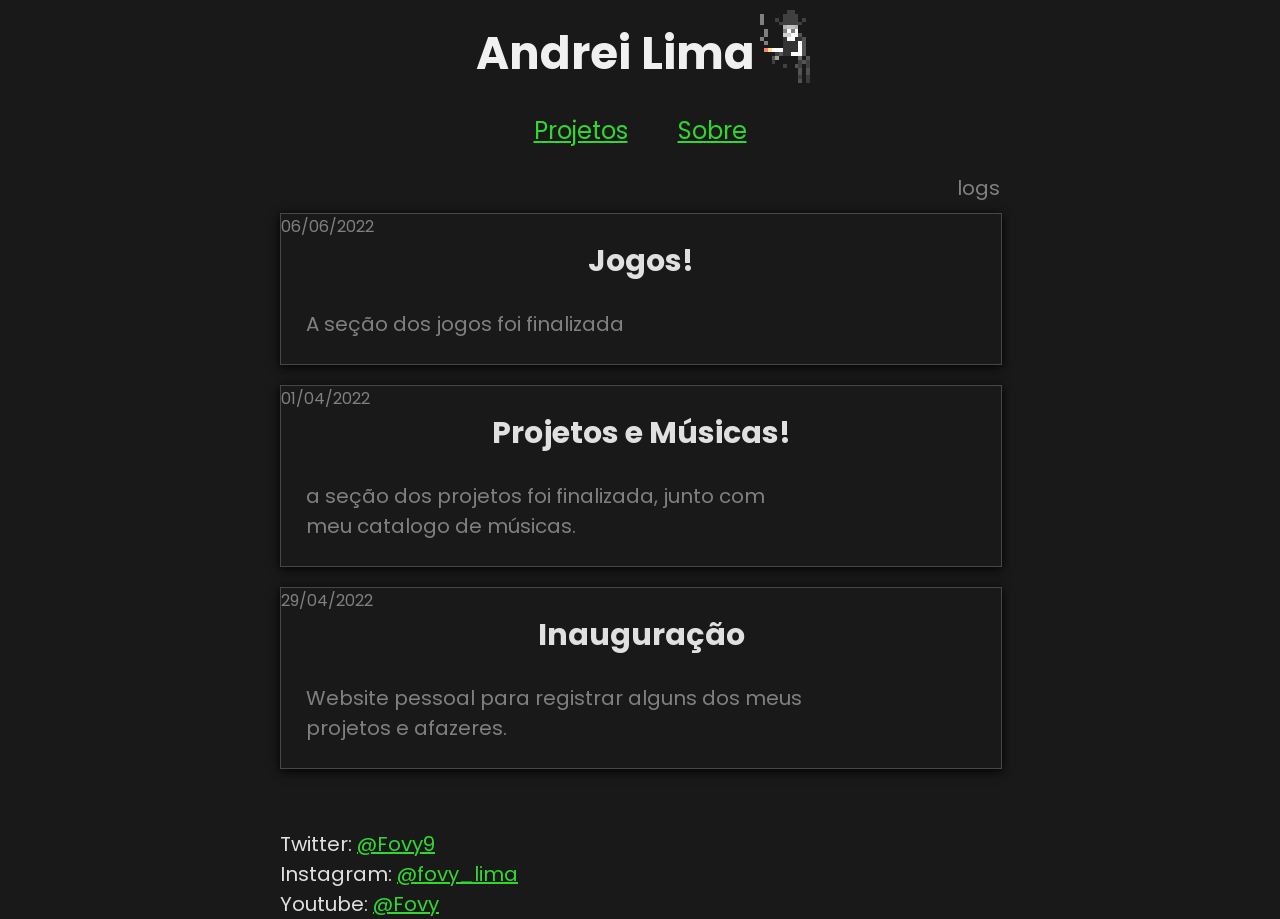
<file: index.html>
<!DOCTYPE html>
<html lang="pt-br">
<head>
    <link rel="stylesheet" href="./css/style.css">
    <link rel="stylesheet" href="./css/navbar.css">
    <title>Andrei Lima</title>
</head>
<body>
    <div class="logo">
        <div class="top">
            <h1 >Andrei Lima</h1>
            <img src="./images/dude.png" width="50px" style="image-rendering: pixelated;">
        </div>
        <ul>
            <li><a href="projects.html">Projetos</a></li>
            <li><a href="">Sobre</a></li>
        </ul>
    </div>

    <p style="text-align: right; color: gray; margin: 0;">logs</p>
    <div id="links"></div>

    <footer>
        <div>Twitter: <a href="https://twitter.com/Fovy9">@Fovy9</a></div>
        <div>Instagram: <a href="https://www.instagram.com/fovy_lima/">@fovy_lima</a></div>
        <div>Youtube: <a href="https://www.youtube.com/channel/UCT-lQnbYpMKoVPWaQXB_DMw/videos">@Fovy</a></div>
    </footer>

    <script src="./js/logs.js"></script>
</body>
</html>
</file>
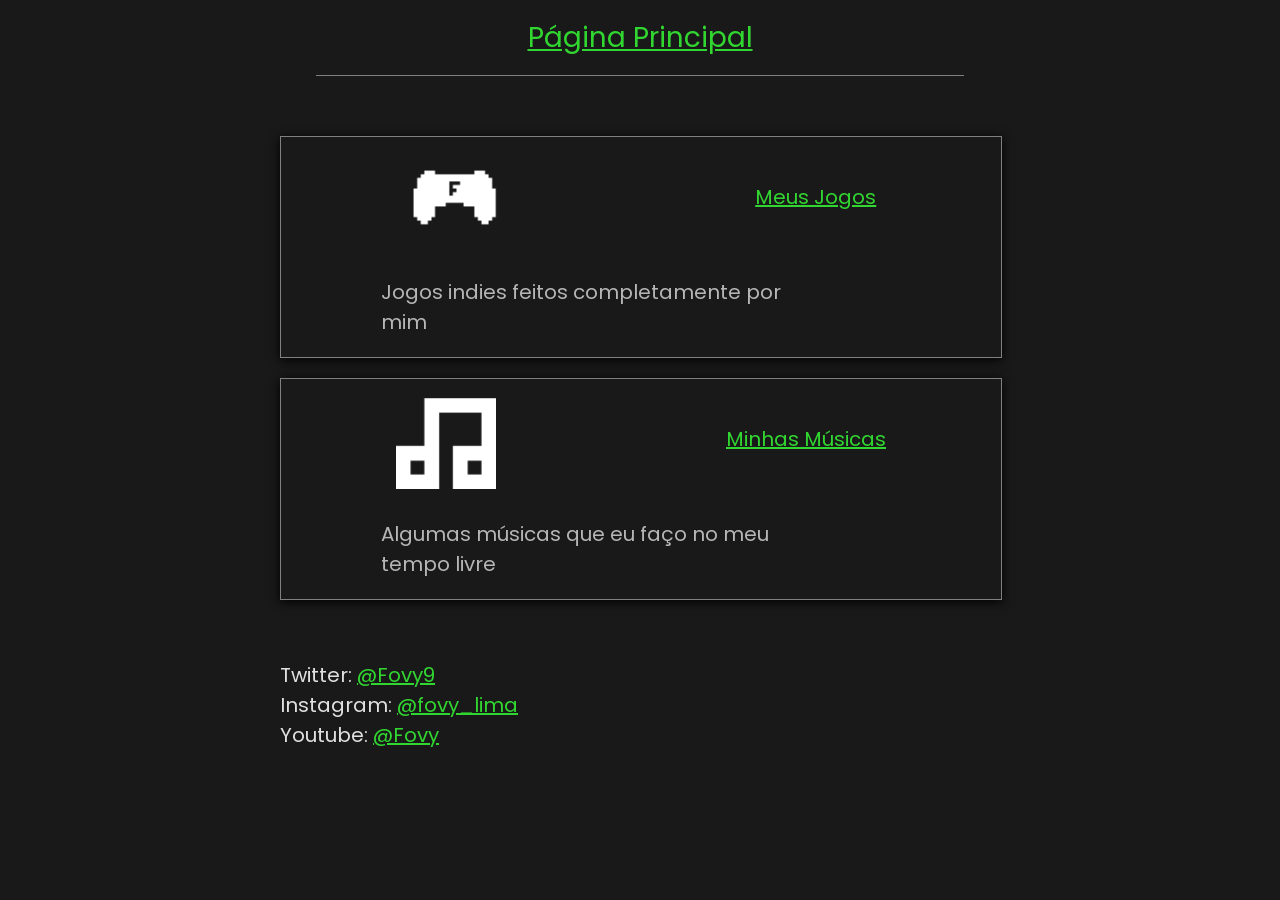
<file: projects.html>
<!DOCTYPE html>
<html lang="pt-br">
<head>
    <link rel="stylesheet" href="./css/style.css">
    <link rel="stylesheet" href="./css/projects.css">
    <title>Andrei Lima - Projetos</title>
</head>
<body>
    <div class="topbar">
        <a href="index.html">Página Principal</a>
    </div>

    <div class="projects">
        <div class="box">
            <div class="top-info">
                <img class="yes" src="./images/control.png" alt="" width="100"> 
                <div class="title yes">
                    <a href="./projects/games.html">Meus Jogos</a>
                </div>
            </div>
            <div class="bottom-info">
                <div class="desc">
                    <p>Jogos indies feitos completamente por mim</p>
                </div>
            </div>
        </div>
        <div class="box">
            <div class="top-info">
                <img class="yes" src="./images/yeah.png" alt="" width="100"> 
                <div class="title yes">
                    <a href="./projects/musics.html">Minhas Músicas</a>
                </div>
            </div>
            <div class="bottom-info">
                <div class="desc">
                    <p>Algumas músicas que eu faço no meu tempo livre</p>
                </div>
            </div>
        </div>
        
    </div>

    <footer>
        <div>Twitter: <a href="https://twitter.com/Fovy9">@Fovy9</a></div>
        <div>Instagram: <a href="https://www.instagram.com/fovy_lima/">@fovy_lima</a></div>
        <div>Youtube: <a href="https://www.youtube.com/channel/UCT-lQnbYpMKoVPWaQXB_DMw/videos">@Fovy</a></div>
    </footer>
</body>
</html>
</file>
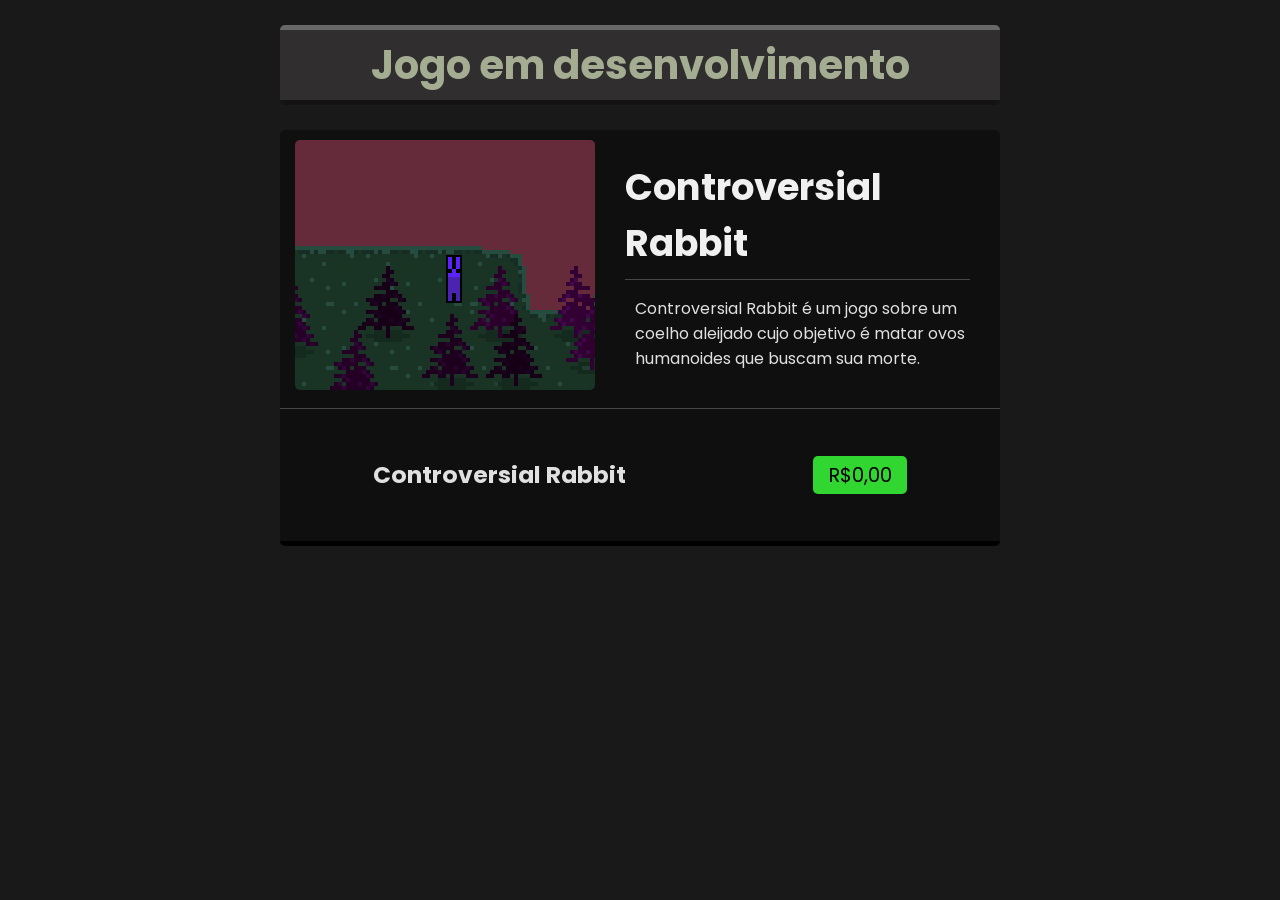
<file: games/controversialrabbit.html>
<!DOCTYPE html>
<html lang="en">
<head>
    <link rel="stylesheet" href="/css/style.css">
    <link rel="stylesheet" href="/css/gamepage.css">
    <title>Controversial Rabbit</title>
</head>
<body>
    <div class="label">
        <h1>Jogo em desenvolvimento</h1>
    </div>
    <div class="game-window">
        <div class="img">
            <img src="/images/game-images/controversialrabbiticon.png">
        </div>
        <div class="game-description">
            <div class="title">
                <h1>Controversial Rabbit</h1>
            </div>
            <div class="desc">
                <p>Controversial Rabbit é um jogo sobre um coelho aleijado cujo objetivo é matar ovos humanoides que buscam sua morte.</p>
            </div>
        </div>
    </div>
    <div class="download-section">
        <h3>Controversial Rabbit</h3>
        <div class="download-button">
            <a href="">R$0,00</a>
        </div>
    </div>
</body>
</html>
</file>
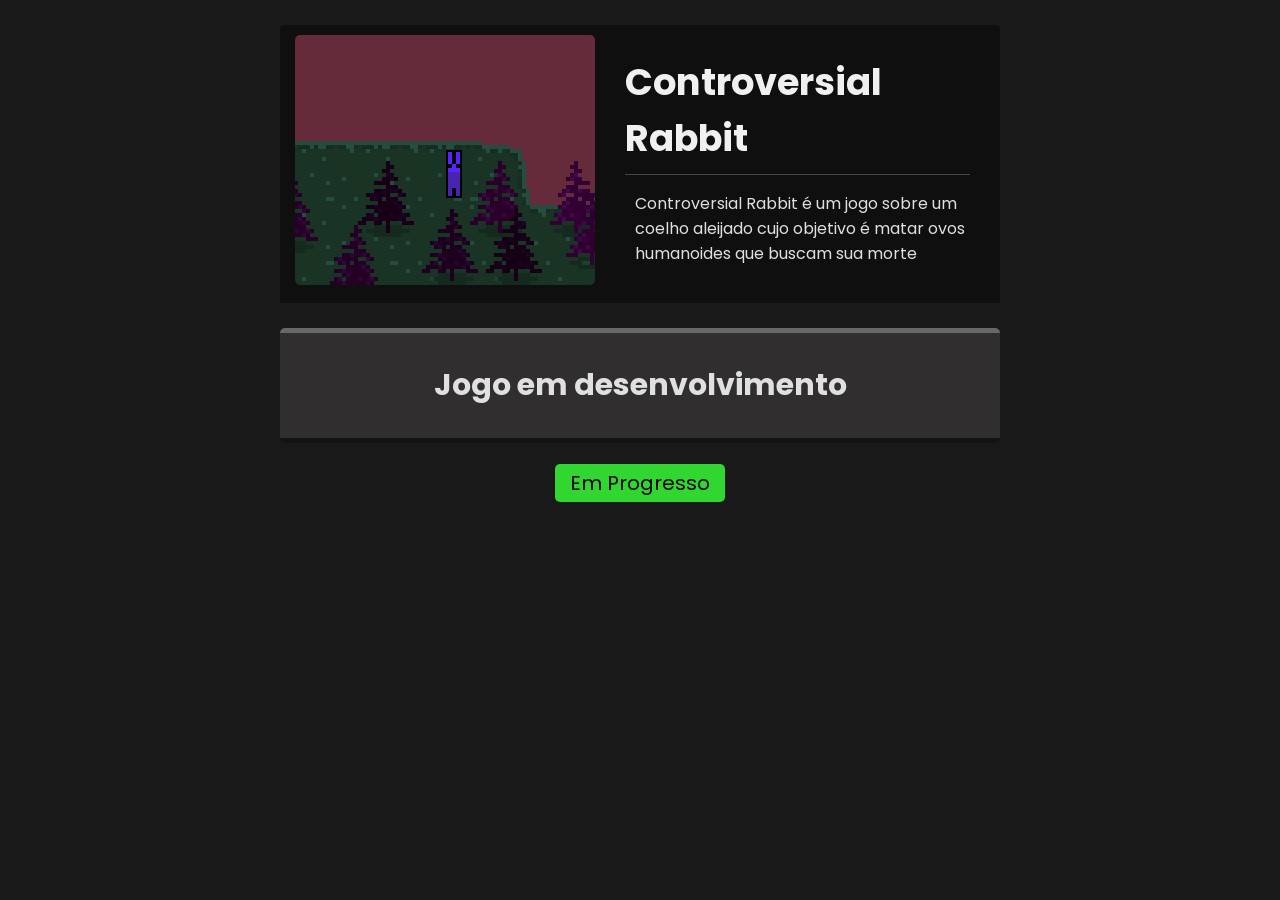
<file: games/gamebase.html>
<!DOCTYPE html>
<html lang="en">
<head>
    <link rel="stylesheet" href="/css/style.css">
    <link rel="stylesheet" href="/css/gamepage.css">
    <title>Controversial Rabbit</title>
</head>
<body>
    <div class="game-window">
        <div class="img">
            <img src="/images/game-images/controversialrabbiticon.png">
        </div>
        <div class="game-description">
            <div class="title">
                <h1>Controversial Rabbit</h1>
            </div>
            <div class="desc">
                <p>Controversial Rabbit é um jogo sobre um coelho aleijado cujo objetivo é matar ovos humanoides que buscam sua morte</p>
            </div>
        </div>
    </div>
    <div class="label">
        <h2>Jogo em desenvolvimento</h2>
    </div>
    <div class="download-button">
        <a href="">Em Progresso</a>
    </div>
</body>
</html>
</file>
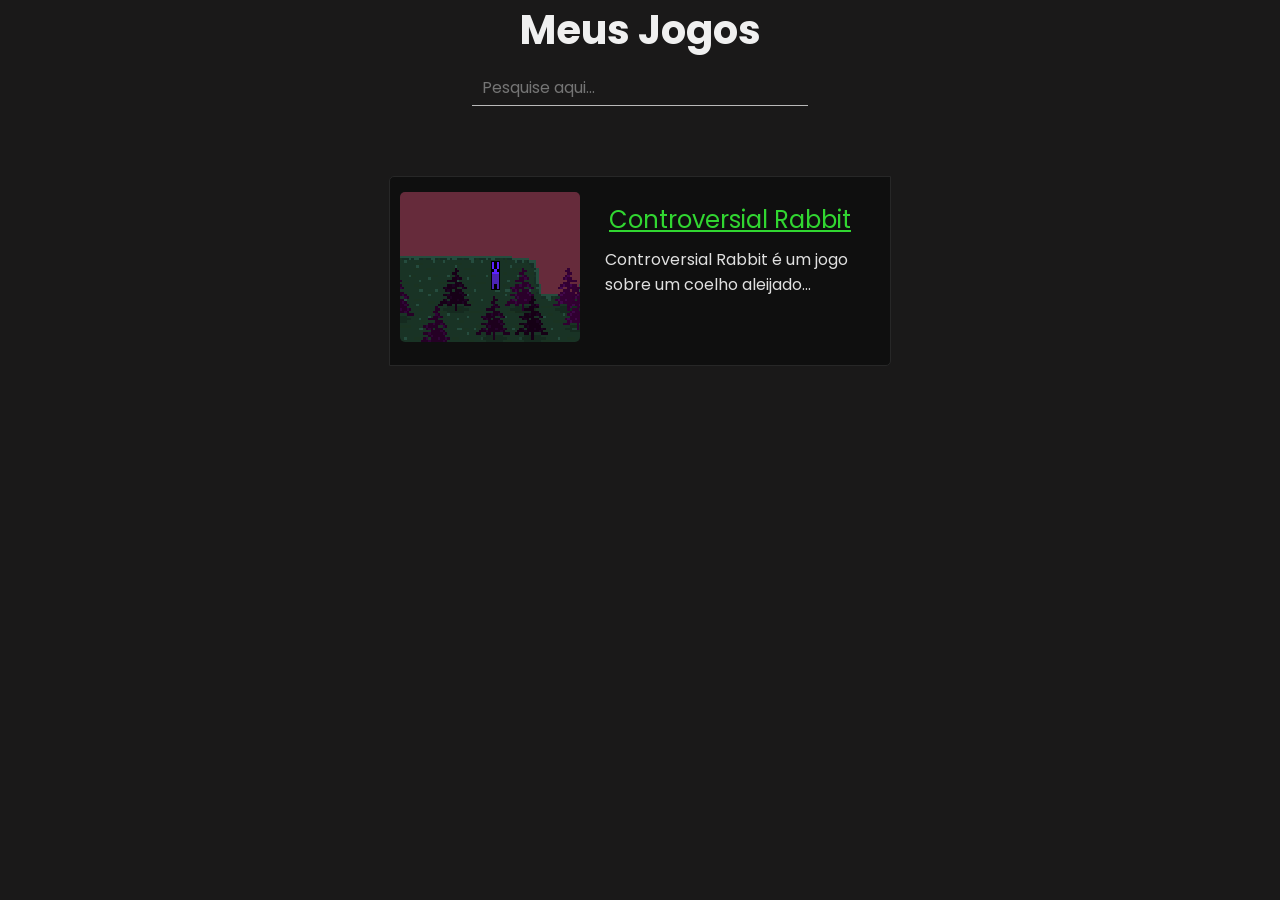
<file: projects/games.html>
<!DOCTYPE html>
<html lang="pt-br">
<head>
    <link rel="stylesheet" href="/css/style.css">
    <link rel="stylesheet" href="/css/games.css">
    <title>Andrei Lima - Games</title>
</head>
<body>
    <div class="games-app">
        <div class="navbar">
            <div class="title">
                <h1>Meus Jogos</h1>
            </div>
            <div class="search">
                <form id="form">
                    <input type="text" id="input" autocomplete="off" placeholder="Pesquise aqui...">
                </form>
            </div>
        </div>
        <div class="game-list">
            <div class="game-box">
                <div class="game-img">
                    <img src="/images/game-images/controversialrabbiticon.png">
                </div>
                <div class="game-info">
                    <div class="game-title">
                        <span><a href="/games/controversialrabbit.html">Controversial Rabbit</a></span>
                    </div>
                    <div class="game-desc">
                        <p>Controversial Rabbit é um jogo sobre um coelho aleijado...</p>
                    </div>
                </div>
            </div>
        </div>
    </div>
</body>
</html>
</file>
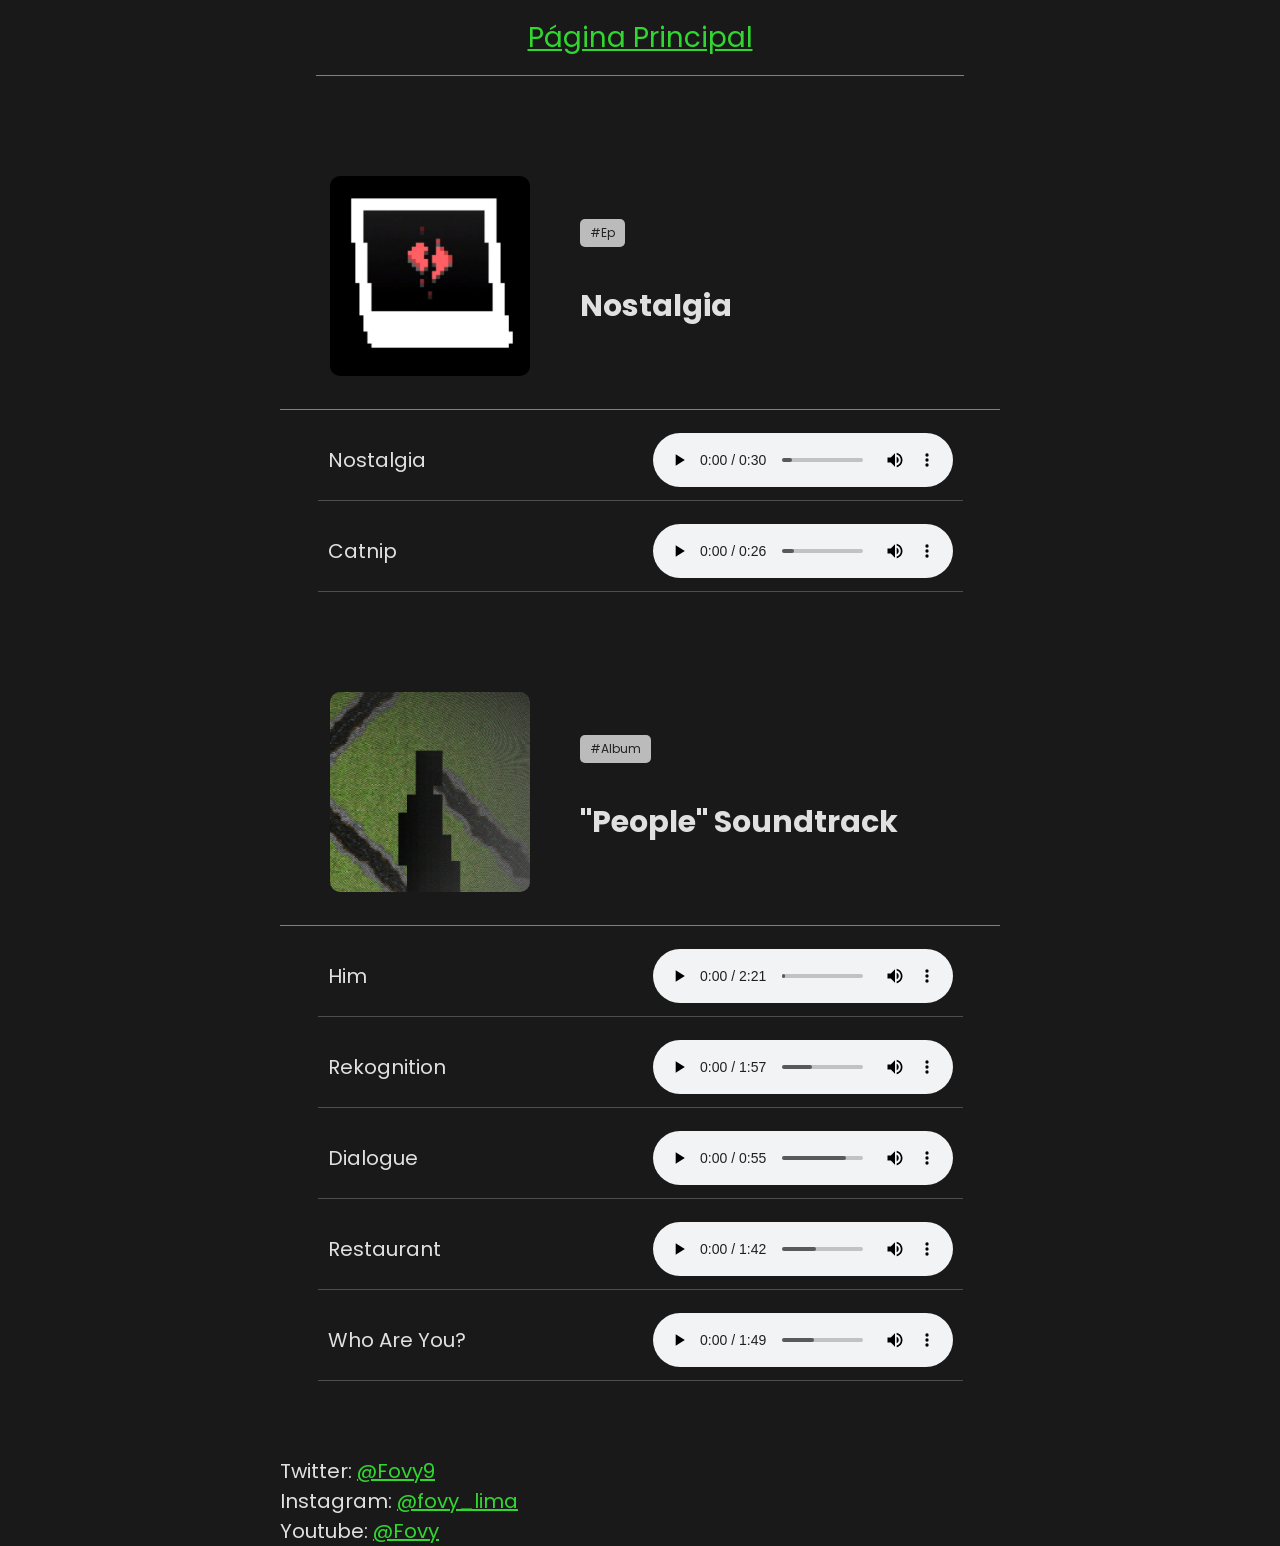
<file: projects/musics.html>
<!DOCTYPE html>
<html lang="pt-br">
<head>
    <link rel="stylesheet" href="/css/style.css">
    <link rel="stylesheet" href="/css/musics.css">
    <title>Andrei Lima - Músicas</title>
</head>
<body>
    <div class="topbar">
        <a href="/index.html">Página Principal</a>
    </div>

    <div class="box">
        <div class="album-info">
            <div class="image">
                <img src="/images/nostalgia logo.png" alt="" width="200px">
            </div>
            <div class="pstdjs">
                <div class="id">
                    <p>#Ep</p>
                </div>
                <div class="title">
                    <h2>Nostalgia</h2>
                </div>
            </div>
        </div>
        <div class="music-list">
            <div class="music-box">
                <div class="title">
                    <p>Nostalgia</p>
                </div>
                <audio controls>
                    <source src="/musics/Nostalgia/Nostalgia.mp3">
                </audio>
            </div>
            <div class="music-box">
                <div class="title">
                    <p>Catnip</p>
                </div>
                <audio controls>
                    <source src="/musics/Nostalgia/outro.mp3">
                </audio>
            </div>
        </div>
    </div>

    <div class="box">
        <div class="album-info">
            <div class="image">
                <img src="/images/People Logo Img.png" alt="" width="200px">
            </div>
            <div class="pstdjs">
                <div class="id">
                    <p>#Album</p>
                </div>
                <div class="title">
                    <h2>"People" Soundtrack</h2>
                </div>
            </div>
        </div>
        <div class="music-list">
            <div class="music-box">
                <div class="title">
                    <p>Him</p>
                </div>
                <audio controls>
                    <source src="/musics/People/him calm 2.mp3">
                </audio>
            </div>
            <div class="music-box">
                <div class="title">
                    <p>Rekognition</p>
                </div>
                <audio controls>
                    <source src="/musics/People/rekognition.mp3">
                </audio>
            </div>
            <div class="music-box">
                <div class="title">
                    <p>Dialogue</p>
                </div>
                <audio controls>
                    <source src="/musics/People/dialogue.mp3">
                </audio>
            </div>
            <div class="music-box">
                <div class="title">
                    <p>Restaurant</p>
                </div>
                <audio controls>
                    <source src="/musics/People/bar.mp3">
                </audio>
            </div>
            <div class="music-box">
                <div class="title">
                    <p>Who Are You?</p>
                </div>
                <audio controls>
                    <source src="/musics/People/way.mp3">
                </audio>
            </div>
        </div>
    </div>
    <footer>
        <div>Twitter: <a href="https://twitter.com/Fovy9">@Fovy9</a></div>
        <div>Instagram: <a href="https://www.instagram.com/fovy_lima/">@fovy_lima</a></div>
        <div>Youtube: <a href="https://www.youtube.com/channel/UCT-lQnbYpMKoVPWaQXB_DMw/videos">@Fovy</a></div>
    </footer>
</body>
</html>
</file>
<file: css/style.css>
@import url('https://fonts.googleapis.com/css2?family=Poppins:wght@300&display=swap');

body {
    margin: 0 auto;
    font-family: 'Poppins', sans-serif;

    width: 720px;
    
    color: #e0e0e0;

    --title-text: #f0f0f0;
    --link-text: #31d631;
    --announcement-text-color: #a4ac92;

    text-align: center;

    font-size: 20px;

    background: #1a1919;
    background-attachment: fixed;
}

h1 {
    margin: 0;
    color: var(--title-text);
}

a {
    font-size: 20px;
    color: var(--link-text);
}

footer {
    margin-top: 50px;
    text-align: left;
}

@media screen and (max-width: 1100px) {
    body {
        width: 100%;
        display: flex;
        flex-direction: column;
        align-items: center;

        font-size: 28px;
    }
}
</file>
<file: css/navbar.css>
.logo {
    margin-bottom: 25px;
}

.top {
    display: flex;
    align-items: center;

    justify-content: center;
}

.logo h1 {
    margin: 5px;
    margin-top: 20px;

    font-size: 45px;
}

.logo ul {
    display: flex;
    padding: 0;

    justify-content: center;
}

.logo li {
    list-style: none;
    margin: 0 25px;
}

.logo li a {
    font-size: 24px;
}

.box {
    width: 720px;

    border: 1px solid #474747;

    margin: 10px 0;

    box-shadow: black 0px 2px 10px 0px;
}

#links {
    display: flex;

    flex-direction: column-reverse;
}

.date {
    position: absolute;
    left: 2022;

    font-size: 16px;

    color: gray;
}

.desc {
    width: 500px;
    margin: 25px;
    
    text-align: left;

    color: gray;
}

@media screen and (max-width: 1100px) {
    
    .box {
        width: 100%;
    }

    .logo h1 {
        font-size: 72px;
    }

    .logo li a {
        font-size: 40px;
    }    

    a {
        font-size: 40px;
    }

    .title h2 {
        font-size: 60px;
    }

    .desc {
        width: 90%;
        font-size: 40px;
    }

    #links {
        width: 100%;
    }

    .box {
        width: 95%;

        margin: 10px auto;
    }

    footer {
        font-size: 24px;
    }

    footer a {
        font-size: 24px;
    }

    .date {
        font-size: 24px;
    }
}
</file>
<file: css/projects.css>
.topbar {
    width: 90%;
    height: 75px;

    border-bottom: 1px solid gray;

    margin: 0 auto;
    margin-bottom: 50px;

    display: flex;
    align-content: center;
    justify-content: space-evenly;
    align-items: center;

}

.topbar a {
    font-size: 28px;
}


.box {
    display: inline-table;

    width: 100%;
    margin: 10px auto;

    border: 1px solid gray;

    box-shadow: black 0px 2px 10px 0px;
}

.top-info {
    display: flex;
    align-items: center;

    justify-content: space-around;
}

.bottom-info {
    text-align: left;
    margin-left: 100px;
}

.desc {
    width: 400px;

    color: #b6b6b6;
}

.title h2 a{
    font-size: 26px;
}

.yes {
    margin: 10px;
}


@media screen and (max-width: 1100px) {
    .projects {
        width: 100%;
    }
    
    a {
        font-size: 48px;
    }

    .topbar a {
        font-size: 40px;
    }

    .top-info img {
        width: 200px;
    }

    .bottom-info p {
        width: 700px;
        font-size: 36px;
    }

    footer a {
        font-size: 32px;
    }
}
</file>
<file: css/gamepage.css>
.game-window {
    display: flex;
    margin-top: 25px;
    padding: 10px 15px;

    align-items: center;
    background: #0f0f0f;

    border-top-left-radius: 5px;
    border-top-right-radius: 5px;
}

.img img {
    border-radius: 5px;
}

.game-description {
    width: 400px;
    margin-left: 15px;

    padding: 0 15px;
}

.title {
    border-bottom: 1px solid #ffffff3b;
}

.title h1 {
    font-size: 2.3rem;
    text-align: left;

    margin: 8px 0;
}

.desc {
    text-align: left;
    font-size: 1rem;
    padding-left: 10px;
}

.download-button a {
    color: black;
    text-decoration: none;

    background-color: var(--link-text);

    padding: 5px 15px;
    border-radius: 5px;
}

.label {
    width: 100%;
    background-color: rgb(48, 46, 46);
    padding: 5px 0;
    margin: 25px 0;

    border-bottom: 5px solid #131313;
    border-top: 5px solid rgb(105, 104, 104);

    border-radius: 5px;
}

.label h1 {
    color: var(--announcement-text-color);
}

.download-section {
    background-color: #0f0f0f;
    padding: 25px 0;

    display: flex;
    justify-content: space-around;
    align-items: center;

    border-bottom-left-radius: 5px;
    border-bottom-right-radius: 5px;
    border-bottom: 5px solid #000000;

    border-top: 1px solid #ffffff3b;

    width: 100%;
}

@media screen and (max-width: 1100px) {
    .game-window {
        width: 100%;
        justify-content: space-around;
    }

    .title h1 {
        font-size: 2.5rem;
    }

    .label h1 {
        font-size: 60px;
    }

    p {
        font-size: 24px;
    }

    .download-section {
        margin-bottom: 50px;
    }
}
</file>
<file: css/games.css>
.navbar {
    padding-bottom: 50px;
}

.search input {
    padding: 5px 10px;
    font-size: 16px;

    border: none;
    border-bottom: 1px solid #b9b9b9;
    background-color: transparent;
    color: #e0e0e0;

    font-family: 'Poppins', sans-serif;

    margin: 10px 0;
}

.game-list {
    display: flex;
    flex-wrap: wrap;
    justify-content: center;
}


.game-box {
    background-color: #0f0f0f;
    border: 1px solid #272727;
    width: fit-content;

    padding: 15px 10px;

    border-top-left-radius: 5px;
    border-bottom-right-radius: 5px;

    margin: 10px;

    display: flex;
    flex-direction: row;
}

.game-img img {
    width: 180px;
    image-rendering: pixelated;

    border-radius: 5px;
}

.game-info {
    display: flex;
    flex-direction: column;
}

.game-desc {
    text-align: left;
}

.game-desc p {
    width: 250px;
    margin: 0 25px;

    font-size: 1rem;
}

.game-price {
    border-bottom: 1px solid #272727;
    padding-bottom: 5px;
}

.game-price span {
    background-color: rgba(0, 0, 0, 0.466);
    width: fit-content;

    padding: 0px 10px;
    border-radius: 5px;
}

.game-title {
    margin: 10px 25px;
}

.game-title a {
    font-size: 1.5rem;
}
</file>
<file: css/musics.css>
.box {
    margin: 75px 0;
}

.topbar {
    width: 90%;
    height: 75px;

    border-bottom: 1px solid gray;

    margin: 0 auto;
    margin-bottom: 50px;

    display: flex;
    align-content: center;
    justify-content: space-evenly;
    align-items: center;

}

.topbar a {
    font-size: 28px;
}

.pstdjs {
    display: flex;
    align-items: left;
    flex-direction: column;
}

.id p {
    background-color: #bbbbbb;
    border-radius: 5px;
    
    width: fit-content;

    padding: 5px 10px;
    color: #222;
    font-size: 12px;
}

.album-info {
    display: flex;

    align-items: center;
    justify-content: flex-start;

    padding: 25px 0;

    border-bottom: 1px solid gray;
}

.image img {
    border-radius: 10px;
    margin: 0 50px;
}

.music-box {
    width: 625px;
    margin: 10px auto;

    display: flex;
    align-items: center;
    justify-content: space-between;

    border-bottom: 1px solid #4d4d4d;
    padding: 5px 10px;
}

.title a {
    font-size: 24px;
}

@media screen and (max-width: 1100px) {
    
    .id {
        margin-left: 25px;
    }

    .id p {
        font-size: 24px;
        font-weight: bold;
    }

    .box {
        width: 95%;
    }

    h2 {
        font-size: 72px;
        margin: 0 25px;
    }

    p {
        font-size: 48px;
    }

    .image img {
        width: 300px;
        margin: 0 25px;
    }

    .title {
        text-align: left;
    }

    .music-box {
        width: 80%;
    }

    audio {
        width: 400px;
    }

}
</file>
